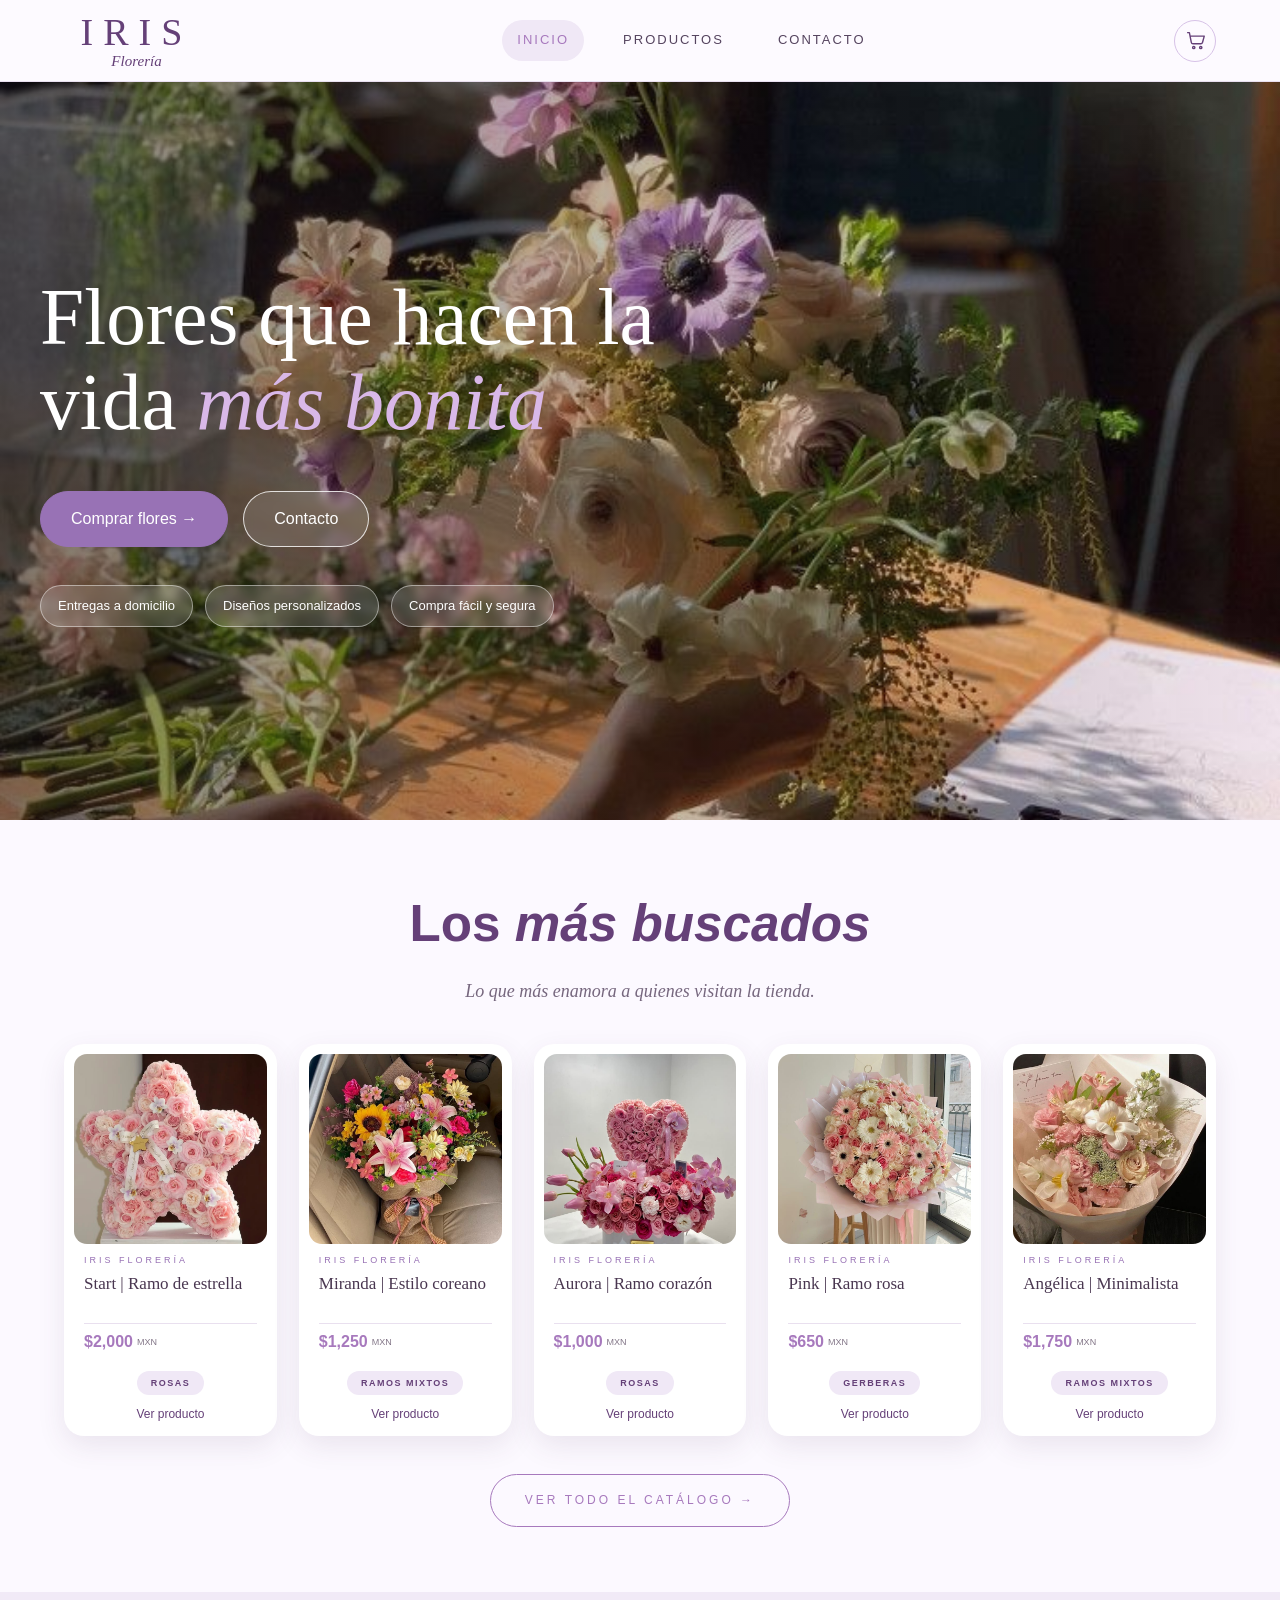
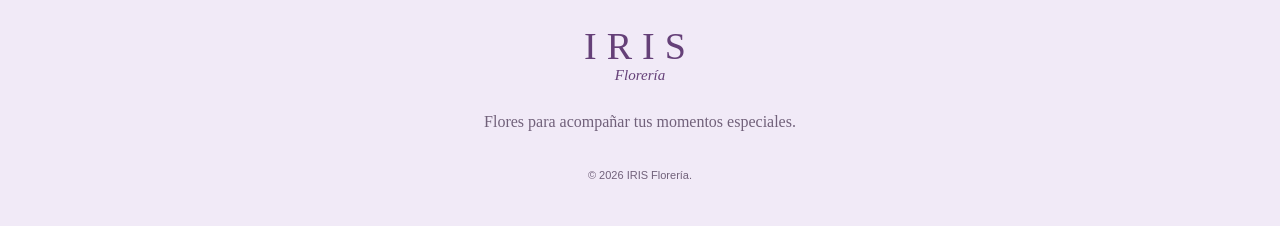
<file: index.html>
<!DOCTYPE html>
<html lang="es">
<head>
    <meta charset="UTF-8">
    <meta name="viewport" content="width=device-width, initial-scale=1.0">
    <meta name="description" content="IRIS Florería, flores para tus momentos especiales.">
    <title>IRIS Florería | Inicio</title>
    <link rel="stylesheet" href="styles.css">
</head>
<body>

<!-- ENCABEZADO Y MENÚ DE NAVEGACIÓN -->
<header class="encabezado">
    <a class="marca" href="index.html">
        <span class="marca-nombre">IRIS</span>
        <span class="marca-subtitulo">Florería</span>
    </a>

    <button class="boton-menu" type="button"
        aria-label="Abrir menú" aria-expanded="false">
        ☰
    </button>

    <nav class="navegacion">
        <ul class="menu">
            <li><a class="activo" href="index.html">Inicio</a></li>
            <li><a href="productos.html">Productos</a></li>
            <li><a href="contacto.html">Contacto</a></li>
        </ul>
    </nav>

    <!-- ACCESO AL CARRITO -->
    <a class="icono-carrito" href="carrito.html" aria-label="Ver carrito">
        <svg viewBox="0 0 24 24" aria-hidden="true">
            <path d="M3 3h2l2.2 11.1a2 2 0 0 0 2 1.6h8.9a2 2 0 0 0 1.9-1.4L22 7H6"/>
            <circle cx="10" cy="20" r="1.3"/>
            <circle cx="18" cy="20" r="1.3"/>
        </svg>
    </a>
</header>

<!-- CONTENIDO PRINCIPAL -->
<main>

<!-- PORTADA PRINCIPAL -->
<section class="portada" aria-labelledby="titulo-portada">

    <div class="portada-fondo">
        <img
            src="portada (5).jpg"
            alt="Hermoso arreglo floral de rosas y flores en tonos rosados">
    </div>

    <div class="portada-contenido">

        <h1 id="titulo-portada">
            Flores que hacen la<br>
            vida <em>más bonita</em>
        </h1>

        <!-- BOTONES DE ACCESO -->
        <div class="acciones-portada">

            <a class="boton boton-principal" href="productos.html">
                Comprar flores <span>→</span>
            </a>

            <a class="boton boton-secundario" href="contacto.html">
                Contacto
            </a>

        </div>

        <!-- BENEFICIOS DE LA FLORERÍA -->
        <ul class="beneficios">
            <li>Entregas a domicilio</li>
            <li>Diseños personalizados</li>
            <li>Compra fácil y segura</li>
        </ul>

    </div>

</section>

<!-- SECCIÓN DE PRODUCTOS MÁS VENDIDOS -->
<section class="seccion mas-vendidos">
    <header class="encabezado-seccion">
        <h2>Los <em>más buscados</em></h2>
        <p>Lo que más enamora a quienes visitan la tienda.</p>
    </header>

    <!-- TARJETAS DE PRODUCTOS DESTACADOS -->
    <div class="rejilla-productos">

        <article class="tarjeta-producto">
            <img src="estrella.jpg" alt="Ramo en forma de estrella">
            <div class="informacion-producto">
                <p class="marca-producto">IRIS FLORERÍA</p>
                <h3>Start | Ramo de estrella</h3>
                <p class="datos-producto"><strong>$2,000</strong> <small>MXN</small></p>
            </div>
            <p class="categoria-producto">Rosas</p>
            <a class="enlace-producto" href="productos.html#start">Ver producto</a>
        </article>

        <article class="tarjeta-producto"> 
            <img src="coreano.jpeg" alt="Ramo estilo coreano">
            <div class="informacion-producto">
                <p class="marca-producto">IRIS FLORERÍA</p>
                <h3>Miranda | Estilo coreano</h3>
                <p class="datos-producto"><strong>$1,250</strong> <small>MXN</small></p>
            </div>
            <p class="categoria-producto">Ramos Mixtos</p>
            <a class="enlace-producto" href="productos.html#miranda">Ver producto</a>
        </article>

        <article class="tarjeta-producto">
            <img src="rosas.jpeg" alt="Ramo de rosas en forma de corazón">
            <div class="informacion-producto">
                <p class="marca-producto">IRIS FLORERÍA</p>
                <h3>Aurora | Ramo corazón</h3>
                <p class="datos-producto"><strong>$1,000</strong> <small>MXN</small></p>
            </div>
            <p class="categoria-producto">Rosas</p>
            <a class="enlace-producto" href="productos.html#aurora">Ver producto</a>
        </article>

        <article class="tarjeta-producto">
            <img src="gerberas.jpeg" alt="Ramo de gerberas en tonos rosas">
            <div class="informacion-producto">
                <p class="marca-producto">IRIS FLORERÍA</p>
                <h3>Pink | Ramo rosa</h3>
                <p class="datos-producto"><strong>$650</strong> <small>MXN</small></p>
            </div>
            <p class="categoria-producto">Gerberas</p>
            <a class="enlace-producto" href="productos.html#pink">Ver producto</a>
        </article>

        <article class="tarjeta-producto">
            <img src="minimalista.jpeg" alt="Ramo minimalista">
            <div class="informacion-producto">
                <p class="marca-producto">IRIS FLORERÍA</p>
                <h3>Angélica | Minimalista</h3>
                <p class="datos-producto"><strong>$1,750</strong> <small>MXN</small></p>
            </div>
            <p class="categoria-producto">Ramos Mixtos</p>
            <a class="enlace-producto" href="productos.html#angélica">Ver producto</a>
        </article>

    </div>

    <!-- ENLACE AL CATÁLOGO COMPLETO -->
    <p class="centrar">
        <a class="boton-catalogo" href="productos.html">
            VER TODO EL CATÁLOGO →
        </a>
    </p>
</section>
</main>

<!-- PIE DE PÁGINA -->
<footer class="pie-pagina">
    <a class="marca marca-pie" href="index.html">
        <span class="marca-nombre">IRIS</span>
        <span class="marca-subtitulo">Florería</span>
    </a>
    <p>Flores para acompañar tus momentos especiales.</p>
    <p class="copyright">© 2026 IRIS Florería.</p>
</footer>

<script src="main.js" defer></script>

</body>
</html>
</file>
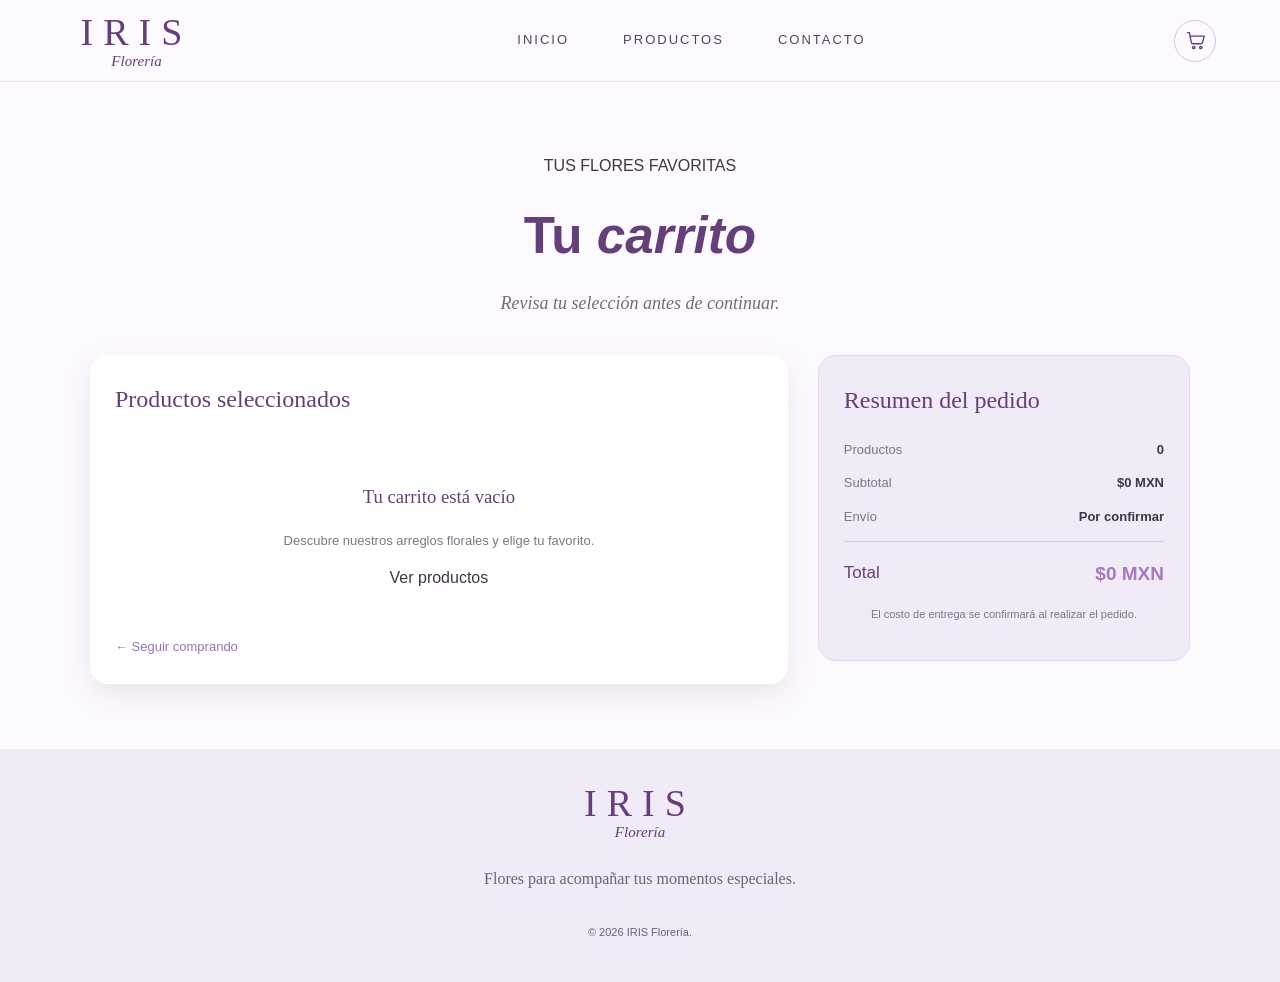
<file: carrito.html>
<!DOCTYPE html>
<html lang="es">
<head>
    <meta charset="UTF-8">
    <meta name="viewport" content="width=device-width, initial-scale=1.0">
    <title>IRIS Florería | Carrito</title>
    <link rel="stylesheet" href="styles.css">
</head>
<body>

<!-- ENCABEZADO Y MENÚ -->
<header class="encabezado">
    <a class="marca" href="index.html">
        <span class="marca-nombre">IRIS</span>
        <span class="marca-subtitulo">Florería</span>
    </a>

    <button class="boton-menu" type="button"
        aria-label="Abrir menú" aria-expanded="false">
        ☰
    </button>

    <nav class="navegacion">
        <ul class="menu">
            <li><a href="index.html">Inicio</a></li>
            <li><a href="productos.html">Productos</a></li>
            <li><a href="contacto.html">Contacto</a></li>
        </ul>
    </nav>

    <a class="icono-carrito" href="carrito.html" aria-label="Ver carrito">
        <svg viewBox="0 0 24 24" aria-hidden="true">
            <path d="M3 3h2l2.2 11.1a2 2 0 0 0 2 1.6h8.9a2 2 0 0 0 1.9-1.4L22 7H6"/>
            <circle cx="10" cy="20" r="1.3"/>
            <circle cx="18" cy="20" r="1.3"/>
        </svg>
    </a>
</header>

<!-- CONTENIDO DEL CARRITO -->
<main class="pagina-interna">

    <header class="encabezado-seccion">
        <p class="sobre-titulo">TUS FLORES FAVORITAS</p>
        <h1>Tu <em>carrito</em></h1>
        <p>Revisa tu selección antes de continuar.</p>
    </header>

    <section class="contenedor-carrito">

        <!-- PRODUCTOS SELECCIONADOS -->
        <section class="productos-carrito">
            <h2>Productos seleccionados</h2>
            <div id="lista-carrito"></div>
            <a class="regresar-catalogo" href="productos.html">← Seguir comprando</a>
        </section>

        <!-- RESUMEN DEL PEDIDO -->
        <aside class="resumen-carrito">
            <h2>Resumen del pedido</h2>

            <p class="fila-resumen">
                <span>Productos</span>
                <strong id="cantidad-total">0</strong>
            </p>

            <p class="fila-resumen">
                <span>Subtotal</span>
                <strong id="subtotal">$0 MXN</strong>
            </p>

            <p class="fila-resumen">
                <span>Envío</span>
                <strong>Por confirmar</strong>
            </p>

            <hr>

            <p class="fila-resumen total-carrito">
                <span>Total</span>
                <strong id="total">$0 MXN</strong>
            </p>

            <a class="boton boton-principal boton-pedido" href="fincompra.html">
                Continuar con mi pedido →
            </a>

            <p class="nota-carrito">
                El costo de entrega se confirmará al realizar el pedido.
            </p>
        </aside>

    </section>
</main>

<!-- PIE DE PÁGINA -->
<footer class="pie-pagina">
    <a class="marca marca-pie" href="index.html">
        <span class="marca-nombre">IRIS</span>
        <span class="marca-subtitulo">Florería</span>
    </a>
    <p>Flores para acompañar tus momentos especiales.</p>
    <p class="copyright">© 2026 IRIS Florería.</p>
</footer>

<!-- FUNCIONES DEL CARRITO -->
<script>
function mostrarCarrito() {
    const carrito = JSON.parse(localStorage.getItem("carrito")) || [];
    const lista = document.getElementById("lista-carrito");

    lista.innerHTML = "";

    let subtotal = 0;
    let cantidadTotal = 0;

    // MENSAJE CUANDO EL CARRITO ESTÁ VACÍO
    if (carrito.length === 0) {
        lista.innerHTML = `
            <div class="carrito-vacio">
                <h3>Tu carrito está vacío</h3>
                <p>Descubre nuestros arreglos florales y elige tu favorito.</p>
                <a class="boton boton-principal" href="productos.html">
                    Ver productos
                </a>
            </div>
        `;
    }

    // MOSTRAR LOS PRODUCTOS AGREGADOS
    carrito.forEach((producto, indice) => {
        subtotal += producto.precio * producto.cantidad;
        cantidadTotal += producto.cantidad;

        const articulo = document.createElement("article");
        articulo.className = "producto-carrito";

        const imagen = document.createElement("img");
        imagen.src = producto.imagen;
        imagen.alt = producto.nombre;

        const detalle = document.createElement("div");
        detalle.className = "detalle-carrito";

        const nombre = document.createElement("h3");
        nombre.textContent = producto.nombre;

        const precio = document.createElement("p");
        precio.className = "precio-carrito";
        precio.textContent = "$" + producto.precio.toLocaleString("es-MX") + " MXN";

        const etiqueta = document.createElement("label");
        etiqueta.textContent = "Cantidad: ";

        const cantidad = document.createElement("input");
        cantidad.type = "number";
        cantidad.min = "1";
        cantidad.max = "10";
        cantidad.value = producto.cantidad;

        // ACTUALIZAR LA CANTIDAD DEL PRODUCTO
        cantidad.addEventListener("change", () => {
            const valor = Math.max(1, Math.min(10, Number(cantidad.value) || 1));
            carrito[indice].cantidad = valor;
            localStorage.setItem("carrito", JSON.stringify(carrito));
            mostrarCarrito();
        });

        etiqueta.appendChild(cantidad);
        detalle.append(nombre, precio, etiqueta);

        const eliminar = document.createElement("button");
        eliminar.type = "button";
        eliminar.className = "eliminar-producto";
        eliminar.textContent = "Eliminar";

        // ELIMINAR PRODUCTOS DEL CARRITO
        eliminar.addEventListener("click", () => {
            carrito.splice(indice, 1);
            localStorage.setItem("carrito", JSON.stringify(carrito));
            mostrarCarrito();
        });

        articulo.append(imagen, detalle, eliminar);
        lista.appendChild(articulo);
    });

    // ACTUALIZAR LOS TOTALES DE LA COMPRA
    document.getElementById("cantidad-total").textContent = cantidadTotal;
    document.getElementById("subtotal").textContent =
        "$" + subtotal.toLocaleString("es-MX") + " MXN";
    document.getElementById("total").textContent =
        "$" + subtotal.toLocaleString("es-MX") + " MXN";

    const botonPedido = document.querySelector(".boton-pedido");
    botonPedido.style.display = carrito.length ? "flex" : "none";
}

// MOSTRAR EL CARRITO AL ABRIR LA PÁGINA
mostrarCarrito();
</script>

<script src="main.js" defer></script>

</body>
</html>
</file>
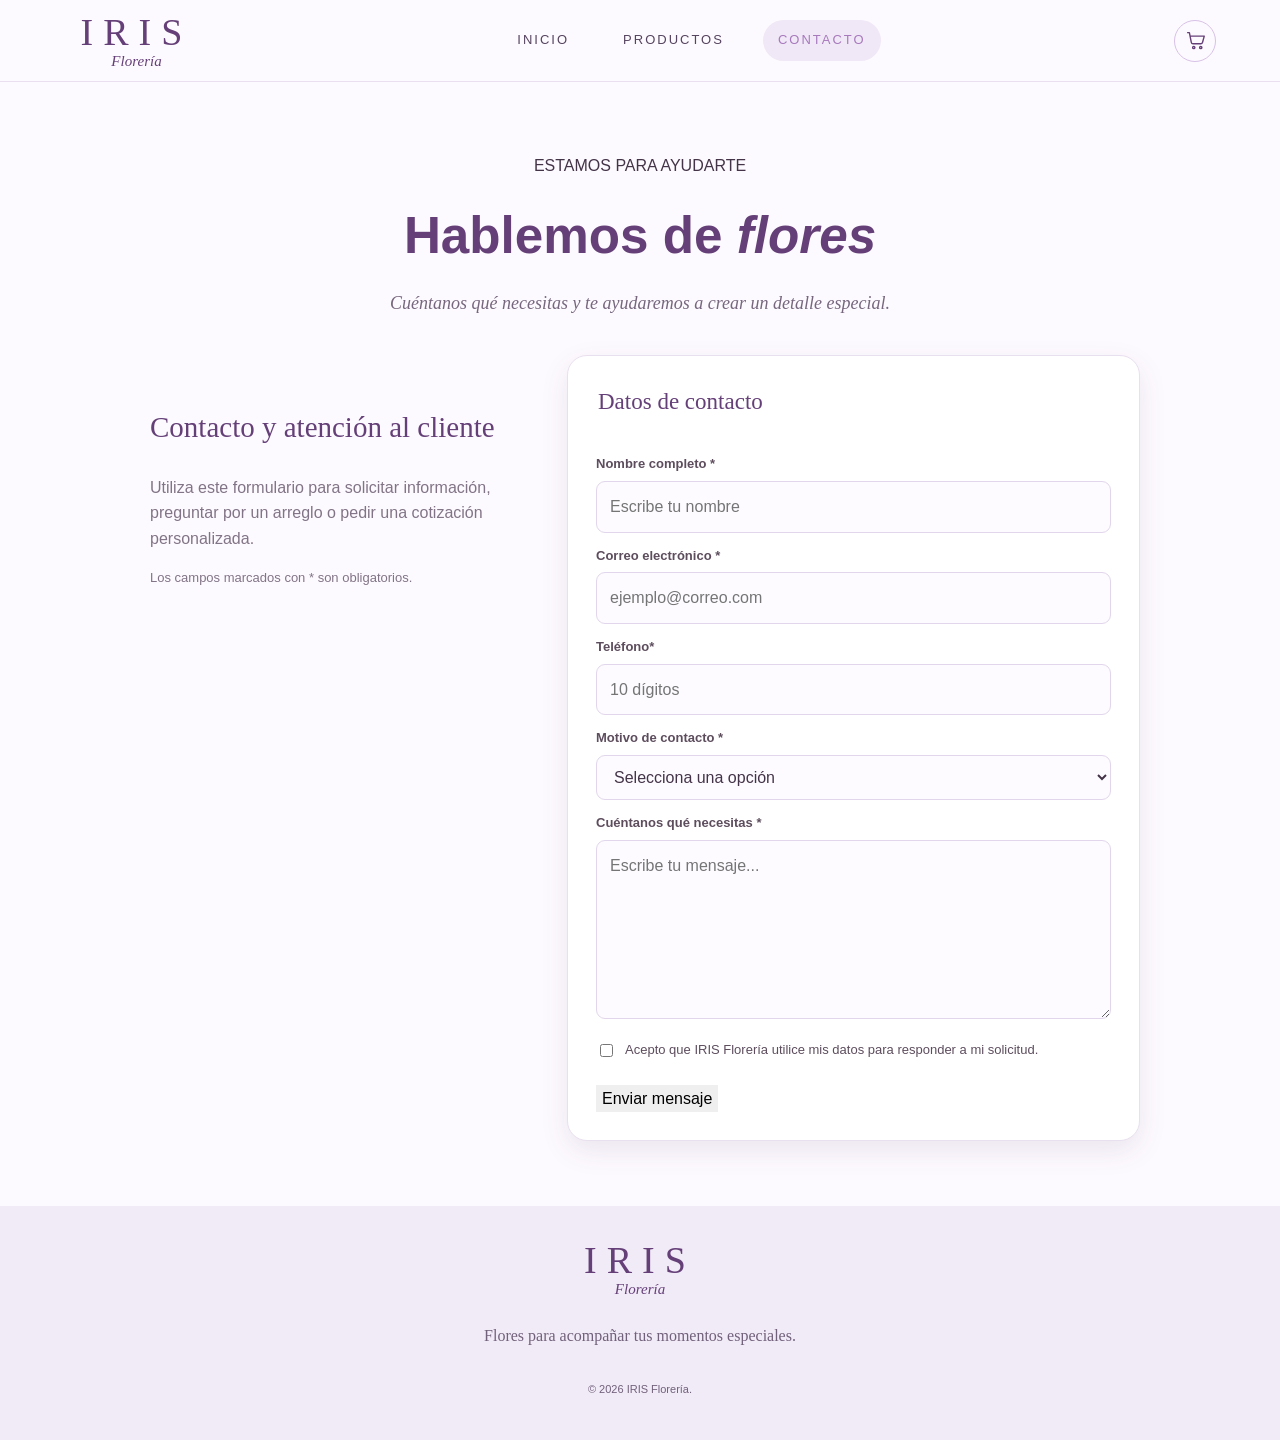
<file: contacto.html>
<!DOCTYPE html>
<html lang="es">
<head>
    <meta charset="UTF-8">
    <meta name="viewport" content="width=device-width, initial-scale=1.0">
    <title>IRIS Florería | Contacto</title>
    <link rel="stylesheet" href="styles.css">
</head>
<body>

<!-- ENCABEZADO Y MENÚ -->
<header class="encabezado">
    <a class="marca" href="index.html">
        <span class="marca-nombre">IRIS</span>
        <span class="marca-subtitulo">Florería</span>
    </a>

    <button class="boton-menu" type="button"
        aria-label="Abrir menú" aria-expanded="false">
        ☰
    </button>

    <nav class="navegacion">
        <ul class="menu">
            <li><a href="index.html">Inicio</a></li>
            <li><a href="productos.html">Productos</a></li>
            <li><a class="activo" href="contacto.html">Contacto</a></li>
        </ul>
    </nav>

    <a class="icono-carrito" href="carrito.html" aria-label="Ver carrito">
        <svg viewBox="0 0 24 24" aria-hidden="true">
            <path d="M3 3h2l2.2 11.1a2 2 0 0 0 2 1.6h8.9a2 2 0 0 0 1.9-1.4L22 7H6"/>
            <circle cx="10" cy="20" r="1.3"/>
            <circle cx="18" cy="20" r="1.3"/>
        </svg>
    </a>
</header>

<!-- CONTENIDO PRINCIPAL DE CONTACTO -->
<main class="pagina-interna">

    <header class="encabezado-seccion">
        <p class="sobre-titulo">ESTAMOS PARA AYUDARTE</p>
        <h1>Hablemos de <em>flores</em></h1>
        <p>Cuéntanos qué necesitas y te ayudaremos a crear un detalle especial.</p>
    </header>

    <section class="contenedor-contacto">

        <!-- INFORMACIÓN DE ATENCIÓN AL CLIENTE -->
        <section class="texto-contacto">
            <h2>Contacto y atención al cliente</h2>
            <p>
                Utiliza este formulario para solicitar información,
                preguntar por un arreglo o pedir una cotización personalizada.
            </p>
            <p class="nota-contacto">
                Los campos marcados con * son obligatorios.
            </p>
        </section>

        <!-- FORMULARIO DE CONTACTO -->
        <form class="formulario-contacto" id="formulario-contacto" action="procesar_contacto.php" method="POST">
            <fieldset>
                <legend>Datos de contacto</legend>

                <label for="nombre">Nombre completo *</label>
                <input type="text" id="nombre" name="nombre"
                    placeholder="Escribe tu nombre"
                    minlength="3" maxlength="70" required>

                <label for="correo">Correo electrónico *</label>
                <input type="email" id="correo" name="correo"
                    placeholder="ejemplo@correo.com" required>

                <label for="telefono">Teléfono*</label>
                <input type="tel" id="telefono" name="telefono"
                    placeholder="10 dígitos"
                    pattern="[0-9]{10}"
                    title="Escribe un teléfono de 10 dígitos"
                    required>

                <label for="motivo">Motivo de contacto *</label>
                <select id="motivo" name="motivo" required>
                    <option value="">Selecciona una opción</option>
                    <option value="cotizacion">Solicitar una cotización</option>
                    <option value="producto">Información de un producto</option>
                    <option value="pedido">Seguimiento de un pedido</option>
                    <option value="personalizado">Diseño personalizado</option>
                    <option value="otro">Otro asunto</option>
                </select>

                <label for="mensaje">Cuéntanos qué necesitas *</label>
                <textarea id="mensaje" name="mensaje" rows="6"
                    placeholder="Escribe tu mensaje..."
                    minlength="10" maxlength="600" required></textarea>

                <label class="aceptacion">
                    <input type="checkbox" name="privacidad" required>
                    Acepto que IRIS Florería utilice mis datos para responder a mi solicitud.
                </label>

                <button class="boton boton-principal boton-enviar" type="submit">
                    Enviar mensaje
                </button>
            </fieldset>
        </form>

    </section>
</main>

<!-- PIE DE PÁGINA -->
<footer class="pie-pagina">
    <a class="marca marca-pie" href="index.html">
        <span class="marca-nombre">IRIS</span>
        <span class="marca-subtitulo">Florería</span>
    </a>
    <p>Flores para acompañar tus momentos especiales.</p>
    <p class="copyright">© 2026 IRIS Florería.</p>
</footer>

<script src="main.js" defer></script>

</body>
</html>
</file>
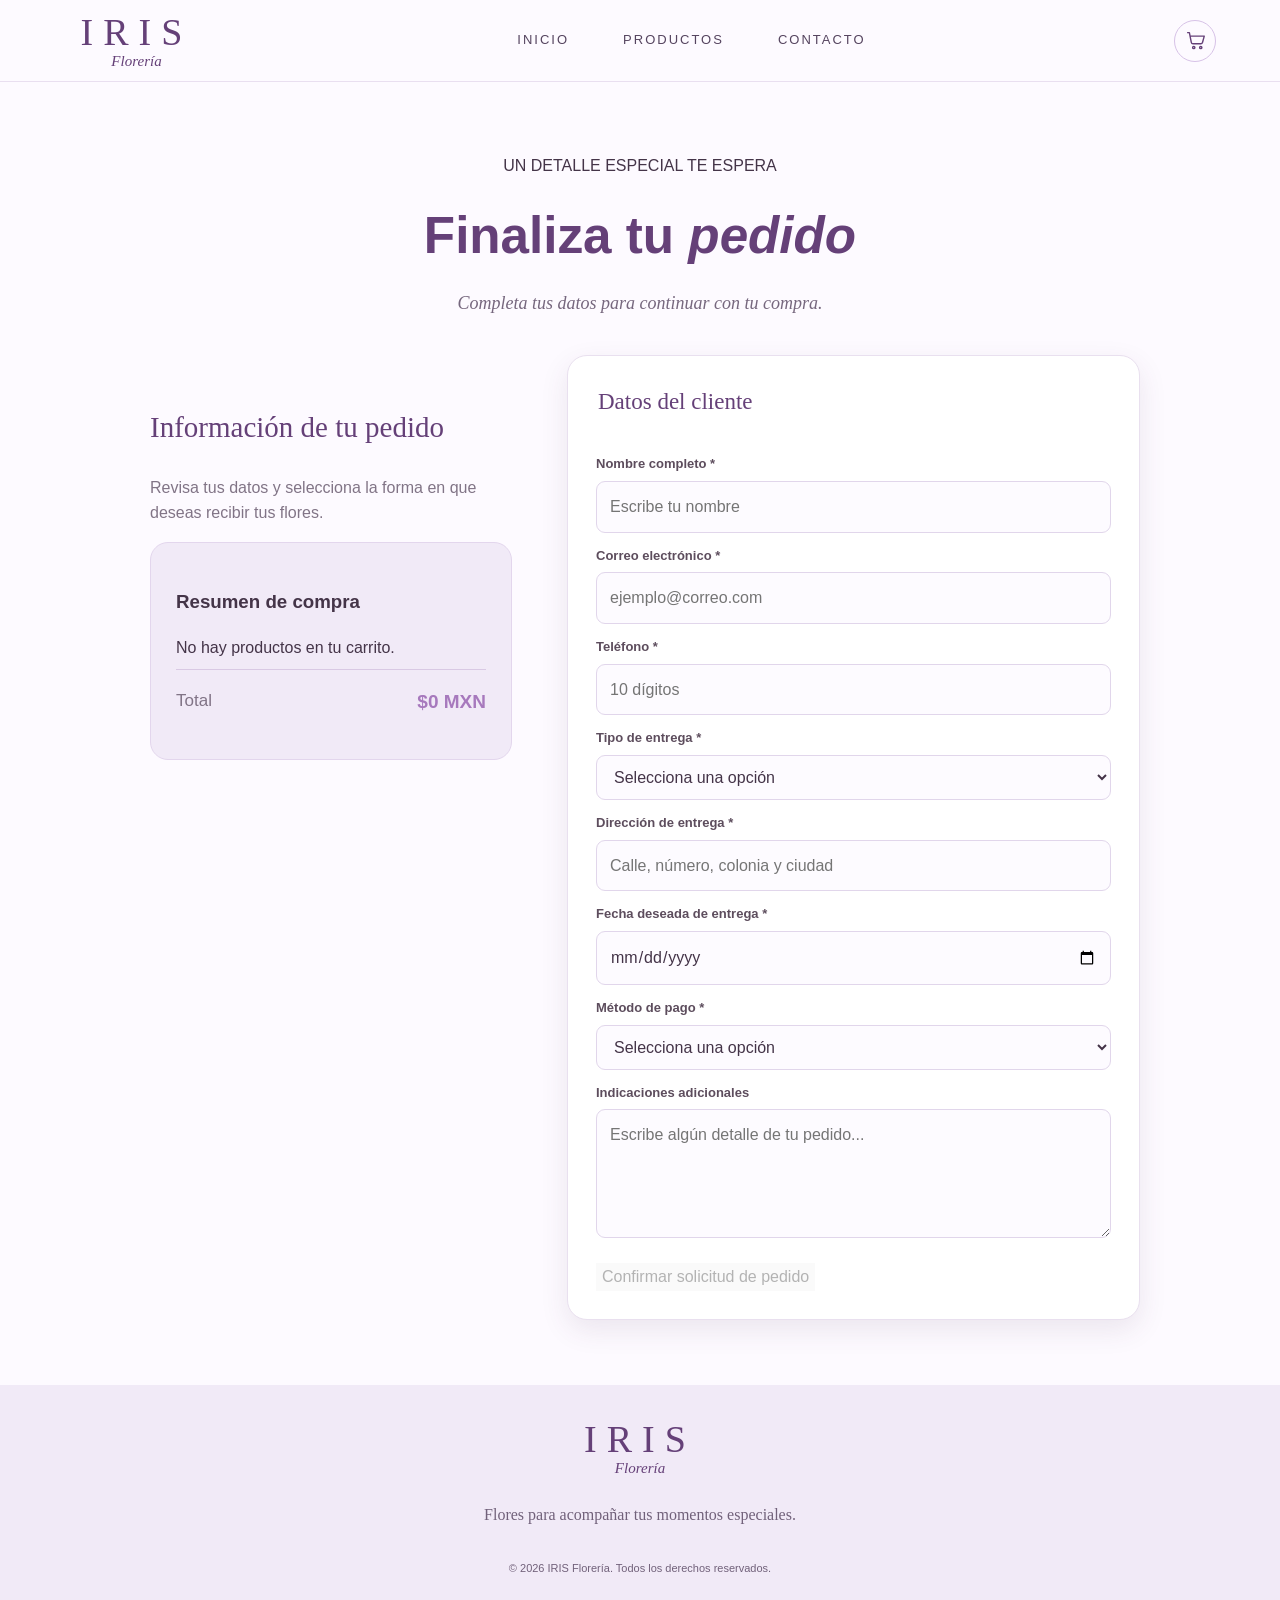
<file: fincompra.html>
<!DOCTYPE html>
<html lang="es">
<head>
    <meta charset="UTF-8">
    <meta name="viewport" content="width=device-width, initial-scale=1.0">
    <title>IRIS Florería | Finalizar pedido</title>
    <link rel="stylesheet" href="styles.css">
</head>
<body>

<!-- ENCABEZADO Y MENÚ -->
<header class="encabezado">
    <a class="marca" href="index.html">
        <span class="marca-nombre">IRIS</span>
        <span class="marca-subtitulo">Florería</span>
    </a>

    <button class="boton-menu" type="button"
        aria-label="Abrir menú" aria-expanded="false">
        ☰
    </button>

    <nav class="navegacion">
        <ul class="menu">
            <li><a href="index.html">Inicio</a></li>
            <li><a href="productos.html">Productos</a></li>
            <li><a href="contacto.html">Contacto</a></li>
        </ul>
    </nav>

    <a class="icono-carrito" href="carrito.html" aria-label="Ver carrito">
        <svg viewBox="0 0 24 24" aria-hidden="true">
            <path d="M3 3h2l2.2 11.1a2 2 0 0 0 2 1.6h8.9a2 2 0 0 0 1.9-1.4L22 7H6"/>
            <circle cx="10" cy="20" r="1.3"/>
            <circle cx="18" cy="20" r="1.3"/>
        </svg>
    </a>
</header>

<!-- CONTENIDO PRINCIPAL -->
<main class="pagina-interna">

    <header class="encabezado-seccion">
        <p class="sobre-titulo">UN DETALLE ESPECIAL TE ESPERA</p>
        <h1>Finaliza tu <em>pedido</em></h1>
        <p>Completa tus datos para continuar con tu compra.</p>
    </header>

    <section class="contenedor-contacto">

        <!-- RESUMEN DE COMPRA -->
        <section class="texto-contacto">
            <h2>Información de tu pedido</h2>
            <p>Revisa tus datos y selecciona la forma en que deseas recibir tus flores.</p>

            <div class="resumen-carrito">
                <h3>Resumen de compra</h3>
                <div id="resumen-final"></div>
                <hr>
                <p class="fila-resumen total-carrito">
                    <span>Total</span>
                    <strong id="total-final">$0 MXN</strong>
                </p>
            </div>
        </section>

        <!-- FORMULARIO -->
        <form class="formulario-contacto" id="formulario-pedido"
            action="procesar.php" method="POST">

            <fieldset>
                <legend>Datos del cliente</legend>

                <label for="nombre">Nombre completo *</label>
                <input type="text" id="nombre" name="nombre"
                    placeholder="Escribe tu nombre" required minlength="3">

                <label for="correo">Correo electrónico *</label>
                <input type="email" id="correo" name="correo"
                    placeholder="ejemplo@correo.com" required>

                <label for="telefono">Teléfono *</label>
                <input type="tel" id="telefono" name="telefono"
                    placeholder="10 dígitos" pattern="[0-9]{10}" required>

                <label for="entrega">Tipo de entrega *</label>
                <select id="entrega" name="entrega" required>
                    <option value="">Selecciona una opción</option>
                    <option value="Domicilio">Entrega a domicilio</option>
                    <option value="Recoger">Recoger en tienda</option>
                </select>

                <label for="direccion">Dirección de entrega *</label>
                <input type="text" id="direccion" name="direccion"
                    placeholder="Calle, número, colonia y ciudad" required>

                <small id="mensaje-direccion"></small>

                <label for="fecha">Fecha deseada de entrega *</label>
                <input type="date" id="fecha" name="fecha" required>

                <label for="pago">Método de pago *</label>
                <select id="pago" name="pago" required>
                    <option value="">Selecciona una opción</option>
                    <option value="Transferencia">Transferencia bancaria</option>
                    <option value="Deposito">Depósito bancario</option>
                    <option value="Efectivo">Pago en tienda</option>
                </select>

                <label for="mensaje">Indicaciones adicionales</label>
                <textarea id="mensaje" name="mensaje" rows="4"
                    placeholder="Escribe algún detalle de tu pedido..."></textarea>

                <button class="boton boton-principal boton-enviar" type="submit">
                    Confirmar solicitud de pedido
                </button>
            </fieldset>
        </form>

    </section>
</main>

<!-- PIE DE PÁGINA -->
<footer class="pie-pagina">
    <a class="marca marca-pie" href="index.html">
        <span class="marca-nombre">IRIS</span>
        <span class="marca-subtitulo">Florería</span>
    </a>

    <p>Flores para acompañar tus momentos especiales.</p>
    <p class="copyright">© 2026 IRIS Florería. Todos los derechos reservados.</p>
</footer>

<!-- FUNCIONES PARA FINALIZAR EL PEDIDO -->
<script>

// RECUPERAR EL CARRITO
let carrito = JSON.parse(localStorage.getItem("carrito")) || [];

const resumen = document.getElementById("resumen-final");
const formularioPedido = document.getElementById("formulario-pedido");
const botonEnviar = formularioPedido.querySelector("button");

let total = 0;

// MOSTRAR RESUMEN DE COMPRA
function actualizarResumen() {

    resumen.innerHTML = "";
    total = 0;

    if (carrito.length === 0) {
        resumen.textContent = "No hay productos en tu carrito.";
        botonEnviar.disabled = true;
    } else {

        botonEnviar.disabled = false;

        carrito.forEach(producto => {

            const importe = Number(producto.precio) * Number(producto.cantidad);
            total += importe;

            const fila = document.createElement("p");
            fila.className = "fila-resumen";

            fila.textContent =
                producto.nombre + " x " +
                producto.cantidad + " — $" +
                importe.toLocaleString("es-MX");

            resumen.appendChild(fila);
        });
    }

    document.getElementById("total-final").textContent =
        "$" + total.toLocaleString("es-MX") + " MXN";
}

actualizarResumen();

// ESTABLECER FECHA MÍNIMA
const campoFecha = document.getElementById("fecha");

function obtenerFechaLocal() {

    const hoy = new Date();

    return hoy.getFullYear() + "-" +
        String(hoy.getMonth() + 1).padStart(2, "0") + "-" +
        String(hoy.getDate()).padStart(2, "0");
}

campoFecha.min = obtenerFechaLocal();

// CAMBIAR DIRECCIÓN SEGÚN TIPO DE ENTREGA
const entrega = document.getElementById("entrega");
const direccion = document.getElementById("direccion");
const mensajeDireccion = document.getElementById("mensaje-direccion");

entrega.addEventListener("change", function() {

    if (this.value === "Recoger") {

        direccion.required = false;
        direccion.disabled = true;
        direccion.value = "";

        mensajeDireccion.textContent =
            "Tu pedido estará disponible para recoger en IRIS Florería.";

    } else {

        direccion.disabled = false;
        direccion.required = true;

        mensajeDireccion.textContent = "";

        direccion.placeholder =
            "Calle, número, colonia y ciudad";
    }
});

// VALIDAR FORMULARIO
formularioPedido.noValidate = true;

formularioPedido.addEventListener("submit", async function(event) {

    event.preventDefault();

    if (carrito.length === 0) {
        alert("Tu carrito está vacío.");
        return;
    }

    const nombre = document.getElementById("nombre");
    const correo = document.getElementById("correo");
    const telefono = document.getElementById("telefono");
    const fecha = document.getElementById("fecha");
    const pago = document.getElementById("pago");

    // VERIFICAR SI TODOS LOS CAMPOS ESTÁN VACÍOS
    const todosVacios =
        !nombre.value.trim() &&
        !correo.value.trim() &&
        !telefono.value.trim() &&
        !entrega.value &&
        (entrega.value !== "Recoger" && !direccion.value.trim()) &&
        !fecha.value &&
        !pago.value;

    if (todosVacios) {
        alert("Por favor, completa todos los campos obligatorios.");
        nombre.focus();
        return;
    }

    // VALIDAR NOMBRE
    if (nombre.value.trim().length < 3) {
        alert("Escribe tu nombre completo (mínimo 3 caracteres).");
        nombre.focus();
        return;
    }

    // VALIDAR CORREO
    const emailValido =
        /^[^\s@]+@[^\s@]+\.[^\s@]+$/.test(correo.value.trim());

    if (!emailValido) {
        alert("Escribe un correo electrónico válido.");
        correo.focus();
        return;
    }

    // VALIDAR TELÉFONO
    const telefonoValido =
        /^[0-9]{10}$/.test(telefono.value.trim());

    if (!telefonoValido) {
        alert("Escribe un teléfono válido de 10 dígitos.");
        telefono.focus();
        return;
    }

    // VALIDAR TIPO DE ENTREGA
    if (!entrega.value) {
        alert("Por favor, selecciona un tipo de entrega.");
        entrega.focus();
        return;
    }

    // VALIDAR DIRECCIÓN
    if (entrega.value === "Domicilio" && !direccion.value.trim()) {
        alert("Por favor, escribe tu dirección de entrega.");
        direccion.focus();
        return;
    }

    // VALIDAR FECHA
    if (!fecha.value) {
        alert("Por favor, selecciona una fecha de entrega.");
        fecha.focus();
        return;
    }

    if (fecha.value < campoFecha.min) {
        alert("Selecciona una fecha igual o posterior a hoy.");
        fecha.focus();
        return;
    }

    // VALIDAR MÉTODO DE PAGO
    if (!pago.value) {
        alert("Por favor, selecciona un método de pago.");
        pago.focus();
        return;
    }

    if (!formularioPedido.checkValidity()) {
        formularioPedido.reportValidity();
        return;
    }

    // PREPARAR INFORMACIÓN PARA PHP
    const datosPedido = new FormData(formularioPedido);

    datosPedido.append("productos", JSON.stringify(carrito));
    datosPedido.append("total", total);

    // EVITAR ENVÍOS DUPLICADOS
    botonEnviar.disabled = true;
    botonEnviar.textContent = "Enviando pedido...";

    try {

        const respuesta = await fetch("procesar.php", {
            method: "POST",
            body: datosPedido
        });

        if (!respuesta.ok) {
            throw new Error("Error en el servidor.");
        }

        const resultado = await respuesta.json();

        if (resultado.exito) {

            // ELIMINAR CARRITO DESPUÉS DE GUARDAR
            localStorage.removeItem("carrito");
            carrito = [];

            // LIMPIAR FORMULARIO
            formularioPedido.reset();

            // RESTABLECER DIRECCIÓN
            direccion.disabled = false;
            direccion.required = true;
            mensajeDireccion.textContent = "";

            // ACTUALIZAR RESUMEN Y TOTAL
            actualizarResumen();

            alert("¡Gracias por tu pedido! Tu solicitud se guardó correctamente.");

        } else {

            alert(resultado.mensaje || "No se pudo guardar tu pedido.");

            botonEnviar.disabled = false;
            botonEnviar.textContent = "Confirmar solicitud de pedido";
        }

    } catch (error) {

        console.error("Error:", error);

        alert("Ocurrió un error al enviar tu pedido. Inténtalo nuevamente.");

        botonEnviar.disabled = false;
        botonEnviar.textContent = "Confirmar solicitud de pedido";
    }

});

</script>

<script src="main.js" defer></script>

</body>
</html>
</file>
<file: styles.css>
/* =====================================
   VARIABLES Y CONFIGURACIÓN GENERAL
   ===================================== */

:root {
    --morado: #654078;
    --morado-medio: #9872b5;
    --lila: #d7c2e7;
    --rosa: #a779bd;
    --rosa-claro: #f0e8f6;
    --crema: #fdfaff;
    --texto: #443448;
    --gris: #817486;
    --dorado: #d5a34b;
    --blanco: #ffffff;
    --sombra: 0 10px 28px rgba(76, 49, 91, 0.10);
}

* {
    box-sizing: border-box;
}

html {
    scroll-behavior: smooth;
}

body {
    margin: 0;
    background: var(--crema);
    color: var(--texto);
    font-family: Arial, Helvetica, sans-serif;
    line-height: 1.6;
}

img {
    display: block;
    max-width: 100%;
}

a {
    color: inherit;
    text-decoration: none;
}

button, input, select, textarea {
    font: inherit;
}

/* =====================================
   ENCABEZADO Y MENÚ
   ===================================== */

.encabezado {
    min-height: 82px;
    padding: 12px 5%;
    display: flex;
    align-items: center;
    justify-content: space-between;
    gap: 25px;
    background: rgba(253, 250, 255, 0.97);
    border-bottom: 1px solid #e9dff0;
    position: relative;
    z-index: 10;
}

.marca {
    min-width: 145px;
    display: flex;
    flex-direction: column;
    align-items: center;
    color: var(--morado);
    line-height: 1;
}

.marca-nombre {
    font-family: Georgia, "Times New Roman", serif;
    font-size: 38px;
    letter-spacing: 10px;
}

.marca-subtitulo {
    margin-top: 3px;
    font-family: Georgia, "Times New Roman", serif;
    font-size: 15px;
    font-style: italic;
}

.navegacion {
    margin-left: auto;
    margin-right: auto;
}

/* BOTÓN DEL MENÚ HAMBURGUESA */

.boton-menu {
    display: none;
    padding: 7px 12px;
    background: transparent;
    border: 1px solid var(--lila);
    border-radius: 8px;
    color: var(--morado);
    font-size: 25px;
    cursor: pointer;
}

.menu {
    margin: 0;
    padding: 0;
    display: flex;
    align-items: center;
    gap: 24px;
    list-style: none;
}

.menu a {
    display: block;
    padding: 10px 15px;
    color: #55445f;
    font-size: 13px;
    letter-spacing: 2px;
    text-transform: uppercase;
    transition: 0.2s;
}

.menu a:hover,
.menu a.activo {
    color: var(--rosa);
    background: var(--rosa-claro);
    border-radius: 24px;
}

/* Icono del carrito */

.icono-carrito {
    width: 42px;
    height: 42px;
    display: grid;
    place-items: center;
    color: var(--morado);
    border: 1px solid var(--lila);
    border-radius: 50%;
    transition: 0.2s;
}

.icono-carrito:hover {
    background: var(--morado);
    color: var(--blanco);
}

.icono-carrito svg {
    width: 21px;
    height: 21px;
    fill: none;
    stroke: currentColor;
    stroke-width: 1.6;
    stroke-linecap: round;
    stroke-linejoin: round;
}

/* =====================================
   PORTADA PRINCIPAL
   ===================================== */

.portada {
    min-height: 630px;
    height: 82vh;
    max-height: 780px;
    position: relative;
    display: flex;
    align-items: center;
    overflow: hidden;
    background: #55444e;
}

.portada-fondo {
    position: absolute;
    inset: 0;
    z-index: 0;
}

.portada-fondo img {
    width: 100%;
    height: 100%;
    object-fit: cover;
    object-position: center 55%;
}

.portada::after {
    content: "";
    position: absolute;
    inset: 0;
    z-index: 1;
    background: linear-gradient(
        90deg,
        rgba(20, 15, 20, 0.55) 0%,
        rgba(20, 15, 20, 0.30) 40%,
        rgba(20, 15, 20, 0.05) 100%
    );
}

.portada-contenido {
    width: 100%;
    max-width: 850px;
    padding: 40px;
    margin-left: 0;
    position: relative;
    z-index: 2;
}

.portada h1 {
    max-width: 850px;
    margin: 0 0 45px;
    color: #ffffff;
    font-family: Georgia, "Times New Roman", serif;
    font-size: clamp(48px, 6.2vw, 88px);
    font-weight: normal;
    line-height: 1.08;
}

.portada h1 em {
    color: #d9b8e8;
    font-weight: normal;
}

.acciones-portada {
    display: flex;
    flex-wrap: wrap;
    gap: 15px;
    margin: 0 0 38px;
}

.portada .boton {
    min-height: 55px;
    padding: 14px 30px;
    border-radius: 35px;
    font-size: 16px;
}

.portada .boton-principal {
    background: #9872b5;
    border: 1px solid #9872b5;
    color: #ffffff;
}

.portada .boton-principal:hover {
    background: #79518f;
}

.portada .boton-secundario {
    background: rgba(255,255,255,0.12);
    border: 1px solid rgba(255,255,255,0.8);
    color: #ffffff;
    backdrop-filter: blur(5px);
}

.portada .boton-secundario:hover {
    background: rgba(255,255,255,0.25);
}

.beneficios {
    margin: 0;
    padding: 0;
    display: flex;
    flex-wrap: wrap;
    gap: 12px;
    list-style: none;
}

.beneficios li {
    padding: 10px 17px;
    color: #ffffff;
    background: rgba(255,255,255,0.15);
    border: 1px solid rgba(255,255,255,0.45);
    border-radius: 25px;
    font-size: 13px;
    backdrop-filter: blur(5px);
}

.beneficios li::before {
    content: none;
}

/* =====================================
   TÍTULOS Y SECCIONES
   ===================================== */

.seccion,
.pagina-interna {
    padding: 55px 5% 65px;
}

.encabezado-seccion {
    margin: 0 auto 38px;
    text-align: center;
}

.encabezado-seccion h1,
.encabezado-seccion h2 {
    margin: 8px 0 12px;
    font-size: clamp(35px, 4vw, 52px);
    color: var(--morado);
}

.encabezado-seccion > p:last-child {
    margin: 0;
    color: #76677e;
    font-family: Georgia, "Times New Roman", serif;
    font-size: 18px;
    font-style: italic;
}

.mas-vendidos {
    background: #fcf9ff;
}

/* =====================================
   TARJETAS DE PRODUCTOS
   ===================================== */

.rejilla-productos {
    display: grid;
    grid-template-columns: repeat(5, minmax(0, 1fr));
    gap: 22px;
    align-items: start;
}

.tarjeta-producto {
    min-width: 0;
    padding: 10px 10px 12px;
    background: var(--blanco);
    border-radius: 20px;
    box-shadow: var(--sombra);
    transition: 0.2s;
    scroll-margin-top: 30px;
}

.tarjeta-producto:hover {
    transform: translateY(-4px);
}

.tarjeta-producto > img {
    width: 100%;
    height: 190px;
    object-fit: cover;
    border-radius: 13px;
}

.informacion-producto {
    padding: 9px 10px 7px;
}

.marca-producto {
    margin: 0 0 5px;
    color: var(--morado-medio);
    font-size: 9px;
    letter-spacing: 3px;
}

.informacion-producto h2,
.informacion-producto h3 {
    min-height: 52px;
    margin: 0;
    padding-bottom: 7px;
    color: #493650;
    border-bottom: 1px solid #e9e0ef;
    font-family: Georgia, "Times New Roman", serif;
    font-size: 17px;
    font-weight: normal;
    line-height: 1.45;
}

.datos-producto {
    margin: 5px 0 0;
    display: flex;
    align-items: center;
    gap: 4px;
    color: var(--rosa);
    font-size: 14px;
}

.datos-producto strong {
    font-size: 16px;
}

.datos-producto small {
    color: var(--gris);
    font-size: 9px;
}

.categoria-producto {
    width: max-content;
    max-width: 100%;
    margin: 9px auto 0;
    padding: 5px 14px;
    background: var(--rosa-claro);
    color: var(--morado);
    border-radius: 20px;
    font-size: 9px;
    font-weight: bold;
    letter-spacing: 1.5px;
    text-align: center;
    text-transform: uppercase;
}

.enlace-producto {
    margin-top: 10px;
    display: block;
    color: var(--morado);
    font-size: 12px;
    text-align: center;
}

.enlace-producto:hover {
    color: var(--rosa);
    text-decoration: underline;
}

.boton-agregar {
    width: 100%;
    margin-top: 13px;
    padding: 10px;
    background: var(--morado-medio);
    border: 0;
    border-radius: 22px;
    color: white;
    cursor: pointer;
    font-size: 12px;
    transition: 0.2s;
}

.boton-agregar:hover {
    background: var(--morado);
}

.centrar {
    margin: 38px 0 0;
    text-align: center;
}

.boton-catalogo {
    min-width: 300px;
    padding: 16px 28px;
    display: inline-flex;
    justify-content: center;
    border: 1px solid var(--rosa);
    border-radius: 30px;
    color: var(--rosa);
    font-size: 12px;
    letter-spacing: 3px;
}

.boton-catalogo:hover {
    background: var(--rosa-claro);
}

/* =====================================
   CATÁLOGO Y CATEGORÍAS
   ===================================== */

.filtros-categorias {
    margin: 0 auto 35px;
    display: flex;
    justify-content: center;
    flex-wrap: wrap;
    gap: 10px;
}

.filtros-categorias a {
    padding: 9px 16px;
    background: var(--blanco);
    border: 1px solid #e3d6ed;
    border-radius: 22px;
    color: var(--morado);
    font-size: 13px;
}

.filtros-categorias a:hover {
    background: var(--rosa-claro);
}

.catalogo-completo {
    grid-template-columns: repeat(4, minmax(0, 1fr));
    row-gap: 35px;
}

.catalogo-completo .tarjeta-producto > img {
    height: 220px;
}

/* =====================================
   FORMULARIOS
   ===================================== */

.contenedor-contacto {
    max-width: 1000px;
    margin: 0 auto;
    display: grid;
    grid-template-columns: 0.8fr 1.2fr;
    gap: 45px;
    align-items: start;
}

.texto-contacto {
    padding: 25px 10px;
}

.texto-contacto h2 {
    color: var(--morado);
    font-family: Georgia, "Times New Roman", serif;
    font-size: 29px;
    font-weight: normal;
}

.texto-contacto p {
    color: var(--gris);
}

.nota-contacto {
    font-size: 13px;
}

.formulario-contacto {
    padding: 28px;
    background: var(--blanco);
    border: 1px solid #e9e0ef;
    border-radius: 20px;
    box-shadow: var(--sombra);
}

.formulario-contacto fieldset {
    margin: 0;
    padding: 0;
    border: 0;
}

.formulario-contacto legend {
    margin-bottom: 20px;
    color: var(--morado);
    font-family: Georgia, "Times New Roman", serif;
    font-size: 23px;
}

.formulario-contacto label {
    margin: 13px 0 6px;
    display: block;
    color: #5d4d5d;
    font-size: 13px;
    font-weight: bold;
}

.formulario-contacto input:not([type="checkbox"]),
.formulario-contacto select,
.formulario-contacto textarea {
    width: 100%;
    padding: 12px 13px;
    background: #fdfbff;
    border: 1px solid #e1d6eb;
    border-radius: 9px;
    color: var(--texto);
    outline: none;
}

.formulario-contacto input:focus,
.formulario-contacto select:focus,
.formulario-contacto textarea:focus {
    border-color: var(--morado-medio);
    box-shadow: 0 0 0 3px rgba(152, 100, 180, 0.12);
}

.formulario-contacto textarea {
    resize: vertical;
}

.formulario-contacto .aceptacion {
    display: flex;
    align-items: flex-start;
    gap: 9px;
    font-weight: normal;
}

.aceptacion input {
    margin-top: 4px;
    accent-color: var(--morado);
}

.boton-enviar {
    margin-top: 18px;
    border: 0;
}

/* =====================================
   CARRITO DE COMPRAS
   ===================================== */

.contenedor-carrito {
    max-width: 1100px;
    margin: 0 auto;
    display: grid;
    grid-template-columns: 1.5fr 0.8fr;
    gap: 30px;
    align-items: start;
}

.productos-carrito {
    padding: 25px;
    background: var(--blanco);
    border-radius: 18px;
    box-shadow: var(--sombra);
}

.productos-carrito h2,
.resumen-carrito h2 {
    margin-top: 0;
    color: var(--morado);
    font-family: Georgia, "Times New Roman", serif;
    font-size: 24px;
    font-weight: normal;
}

.producto-carrito {
    padding: 18px 0;
    display: flex;
    align-items: center;
    gap: 18px;
    border-bottom: 1px solid #eee3ed;
}

.producto-carrito img {
    width: 115px;
    height: 115px;
    object-fit: cover;
    border-radius: 12px;
}

.detalle-carrito {
    flex: 1;
}

.detalle-carrito h3 {
    margin: 0;
    color: var(--texto);
    font-family: Georgia, "Times New Roman", serif;
    font-size: 18px;
    font-weight: normal;
}

.detalle-carrito p {
    margin: 5px 0;
    color: var(--gris);
    font-size: 13px;
}

.detalle-carrito .precio-carrito {
    color: var(--rosa);
    font-size: 16px;
    font-weight: bold;
}

.detalle-carrito label {
    font-size: 12px;
}

.detalle-carrito input {
    width: 55px;
    padding: 5px;
    border: 1px solid var(--lila);
    border-radius: 7px;
}

.eliminar-producto {
    padding: 7px 10px;
    background: transparent;
    border: 0;
    color: var(--rosa);
    cursor: pointer;
    font-size: 12px;
}

.eliminar-producto:hover {
    text-decoration: underline;
}

.regresar-catalogo {
    margin-top: 22px;
    display: inline-block;
    color: var(--morado-medio);
    font-size: 13px;
}

.resumen-carrito {
    padding: 25px;
    background: #f1eaf7;
    border: 1px solid #e3d6ed;
    border-radius: 18px;
}

.fila-resumen {
    display: flex;
    justify-content: space-between;
    gap: 10px;
    color: var(--gris);
    font-size: 13px;
}

.fila-resumen strong {
    color: var(--texto);
}

.resumen-carrito hr {
    border: 0;
    border-top: 1px solid #d9c9e4;
}

.total-carrito {
    color: var(--morado);
    font-size: 17px;
}

.total-carrito strong {
    color: var(--rosa);
    font-size: 19px;
}

.boton-pedido {
    width: 100%;
    margin-top: 15px;
    text-align: center;
    font-size: 13px;
}

.nota-carrito {
    color: var(--gris);
    font-size: 11px;
    text-align: center;
}

.carrito-vacio {
    padding: 25px 10px;
    text-align: center;
}

.carrito-vacio h3 {
    color: var(--morado);
    font-family: Georgia, "Times New Roman", serif;
    font-weight: normal;
}

.carrito-vacio p {
    color: var(--gris);
    font-size: 13px;
}

/* =====================================
   PIE DE PÁGINA
   ===================================== */

.pie-pagina {
    display: flex;
    flex-direction: column;
    justify-content: center;
    align-items: center;
    gap: 8px;

    padding: 35px 5%;
    background: #f1eaf7;
    color: #71617a;
    text-align: center;
}

.marca-pie {
    margin: 0 auto 12px;
}

.pie-pagina > p {
    margin: 6px 0;
    font-family: Georgia, "Times New Roman", serif;
}

.pie-pagina .copyright {
    margin-top: 18px;
    font-family: Arial, Helvetica, sans-serif;
    font-size: 11px;
}

/* =====================================
   TABLET
   ===================================== */

@media (max-width: 1024px) {

    .encabezado {
        padding-right: 3%;
        padding-left: 3%;
        gap: 12px;
    }

    .menu {
        gap: 8px;
    }

    .menu a {
        padding: 9px 10px;
        font-size: 11px;
        letter-spacing: 1px;
    }

    .portada-contenido {
        padding-left: 7%;
        padding-right: 5%;
    }

    .rejilla-productos {
        grid-template-columns: repeat(3, minmax(0, 1fr));
    }

    .catalogo-completo {
        grid-template-columns: repeat(3, minmax(0, 1fr));
    }
}

/* =====================================
   MÓVIL
   ===================================== */

@media (max-width: 767px) {

    .encabezado {
        min-height: auto;
        padding: 12px 4%;
        flex-wrap: wrap;
    }

    .marca {
        min-width: 105px;
        align-items: flex-start;
    }

    .marca-nombre {
        font-size: 29px;
        letter-spacing: 7px;
    }

    .marca-subtitulo {
        padding-left: 13px;
        font-size: 13px;
    }

    .navegacion {
        order: 3;
        width: 100%;
        margin: 0;
    }

    /* MENÚ HAMBURGUESA */

    .boton-menu {
        display: block;
        order: 2;
    }

    .navegacion {
        order: 4;
        width: 100%;
        margin: 0;
    }

    .menu {
        display: none;
        flex-direction: column;
        align-items: center;
        gap: 5px;
    }

    .menu.menu-abierto {
        display: flex;
    }

    .menu a {
        width: 100%;
        padding: 10px;
        font-size: 11px;
        letter-spacing: 1px;
        text-align: center;
    }

    .icono-carrito {
        width: 37px;
        height: 37px;
        margin-left: auto;
        order: 3;
    }

    .portada {
        grid-template-columns: 1fr;
    }

    .portada-contenido {
        padding: 48px 7% 35px;
    }

    .portada h1 {
        font-size: 43px;
    }

    .portada-imagen,
    .portada-imagen img {
        min-height: 260px;
        height: 260px;
    }

    .beneficios {
        gap: 9px 15px;
    }

    .seccion,
    .pagina-interna {
        padding: 42px 5%;
    }

    .encabezado-seccion {
        margin-bottom: 28px;
    }

    .encabezado-seccion h1,
    .encabezado-seccion h2 {
        font-size: 36px;
    }

    .encabezado-seccion > p:last-child {
        font-size: 15px;
    }

    .rejilla-productos,
    .catalogo-completo {
        grid-template-columns: repeat(2, minmax(0, 1fr));
        gap: 18px 12px;
    }

    .tarjeta-producto {
        padding: 7px;
        border-radius: 15px;
    }

    .tarjeta-producto > img,
    .catalogo-completo .tarjeta-producto > img {
        height: 145px;
    }

    .informacion-producto {
        padding: 7px 6px;
    }

    .informacion-producto h2,
    .informacion-producto h3 {
        min-height: 65px;
        font-size: 14px;
    }

    .categoria-producto {
        padding: 5px 8px;
        font-size: 8px;
        letter-spacing: 0.8px;
    }

    .boton-catalogo {
        min-width: 0;
        width: 100%;
        max-width: 340px;
        font-size: 10px;
        letter-spacing: 2px;
    }

    .contenedor-contacto {
        grid-template-columns: 1fr;
        gap: 10px;
    }

    .texto-contacto {
        padding: 0;
    }

    .formulario-contacto {
        padding: 20px 16px;
    }

    .contenedor-carrito {
        grid-template-columns: 1fr;
        gap: 20px;
    }

    .productos-carrito,
    .resumen-carrito {
        padding: 18px;
    }

    .producto-carrito {
        flex-wrap: wrap;
        gap: 12px;
    }

    .producto-carrito img {
        width: 85px;
        height: 95px;
    }

    .detalle-carrito {
        min-width: 140px;
    }

    .eliminar-producto {
        margin-left: auto;
    }

    .portada {
        height: 650px;
        min-height: 580px;
    }

    .portada-fondo img {
        object-position: 58% center;
    }

    .portada::after {
        background: linear-gradient(
            90deg,
            rgba(20,15,20,0.58),
            rgba(20,15,20,0.25)
        );
    }

    .portada-contenido {
        padding: 25px;
    }

    .portada h1 {
        font-size: 47px;
        margin-bottom: 30px;
    }

    .acciones-portada {
        gap: 10px;
        margin-bottom: 25px;
    }

    .portada .boton {
        padding: 12px 20px;
        font-size: 14px;
    }

    .beneficios {
        gap: 8px;
    }

    .beneficios li {
        font-size: 11px;
        padding: 8px 12px;
    }
}

/* =====================================
   MÓVILES PEQUEÑOS
   ===================================== */

@media (max-width: 380px) {

    .menu {
        gap: 0;
    }

    .menu a {
        padding: 8px 7px;
        font-size: 9px;
    }

    .rejilla-productos,
    .catalogo-completo {
        grid-template-columns: 1fr;
    }

    .tarjeta-producto > img,
    .catalogo-completo .tarjeta-producto > img {
        height: 210px;
    }
}

/* VENTANA DE INFORMACIÓN DEL PRODUCTO */
.modal-producto {
    display: none;
    position: fixed;
    inset: 0;
    background: rgba(0, 0, 0, 0.65);
    z-index: 1000;
    justify-content: center;
    align-items: center;
    padding: 20px;
}

.modal-producto.activo {
    display: flex;
}

.contenido-modal {
    position: relative;
    background: #fffaf7;
    border-radius: 18px;
    padding: 25px;
    width: 100%;
    max-width: 700px;
    display: flex;
    gap: 25px;
    align-items: center;
}

.contenido-modal img {
    width: 50%;
    max-height: 400px;
    object-fit: contain;
    border-radius: 12px;
}

.datos-modal {
    flex: 1;
}

.datos-modal h2 {
    color: #68466f;
    margin: 10px 0;
}

.datos-modal p {
    line-height: 1.6;
}

.cerrar-modal {
    position: absolute;
    top: 8px;
    right: 15px;
    border: none;
    background: none;
    font-size: 30px;
    cursor: pointer;
    color: #68466f;
}

@media (max-width: 600px) {
    .contenido-modal {
        flex-direction: column;
        gap: 12px;
    }

    .contenido-modal img {
        width: 100%;
        max-height: 280px;
    }
}
</file>
